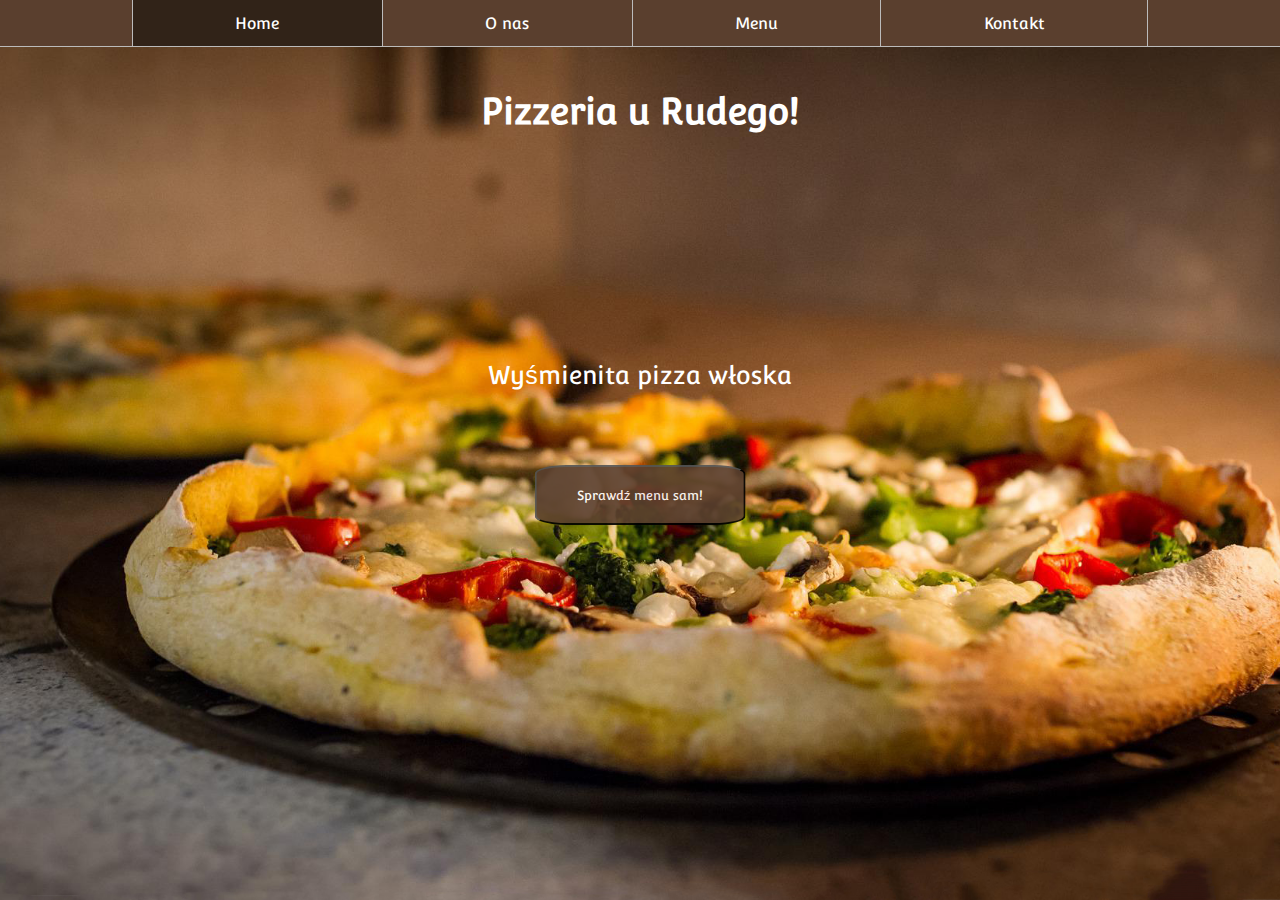
<file: pages/index.html>
<!DOCTYPE html>
<html lang="pl">

<head>
     <meta charset="UTF-8">
     <meta http-equiv="X-UA-Compatible" content="IE=edge">
     <meta name="viewport" content="width=device-width, initial-scale=1.0">
     <link rel="stylesheet" href="../css/style.css">
     <link rel="preconnect" href="https://fonts.googleapis.com">
     <link rel="preconnect" href="https://fonts.gstatic.com" crossorigin>
     <link href="https://fonts.googleapis.com/css2?family=Convergence&family=Josefin+Sans:wght@700&display=swap"
          rel="stylesheet">
     <title>Pizzeria u Rudego!</title>
</head>

<body class="homebackground">
     
     <input class="menu-icon" type="checkbox" id="menu-icon" name="menu-icon" />
     <label for="menu-icon"></label>
     <nav class="nav">
          <ul class="home pt-5">
               <li><a class="a-home hactive" href="index.html">Home</a></li>
               <li><a class="a-home" href="about.html">O nas</a></li>
               <li><a class="a-home" href="menu.html">Menu</a></li>
               <li><a class="a-home" href="contact.html">Kontakt</a></li>
          </ul>
     </nav>
     <main>
          <h1 class="h1home">Pizzeria u Rudego!</h1>
          <span class="span-home">Wyśmienita pizza włoska</span>
          <form action="menu.html"><button class="see-menu">Sprawdź menu sam!</button></form>
          <p class="xsdevices">Otwórz stronę na urządzeniu o odpowiedniej rozdzieczości ekranu!</p>
     </main>

</body>

</html>
</file>
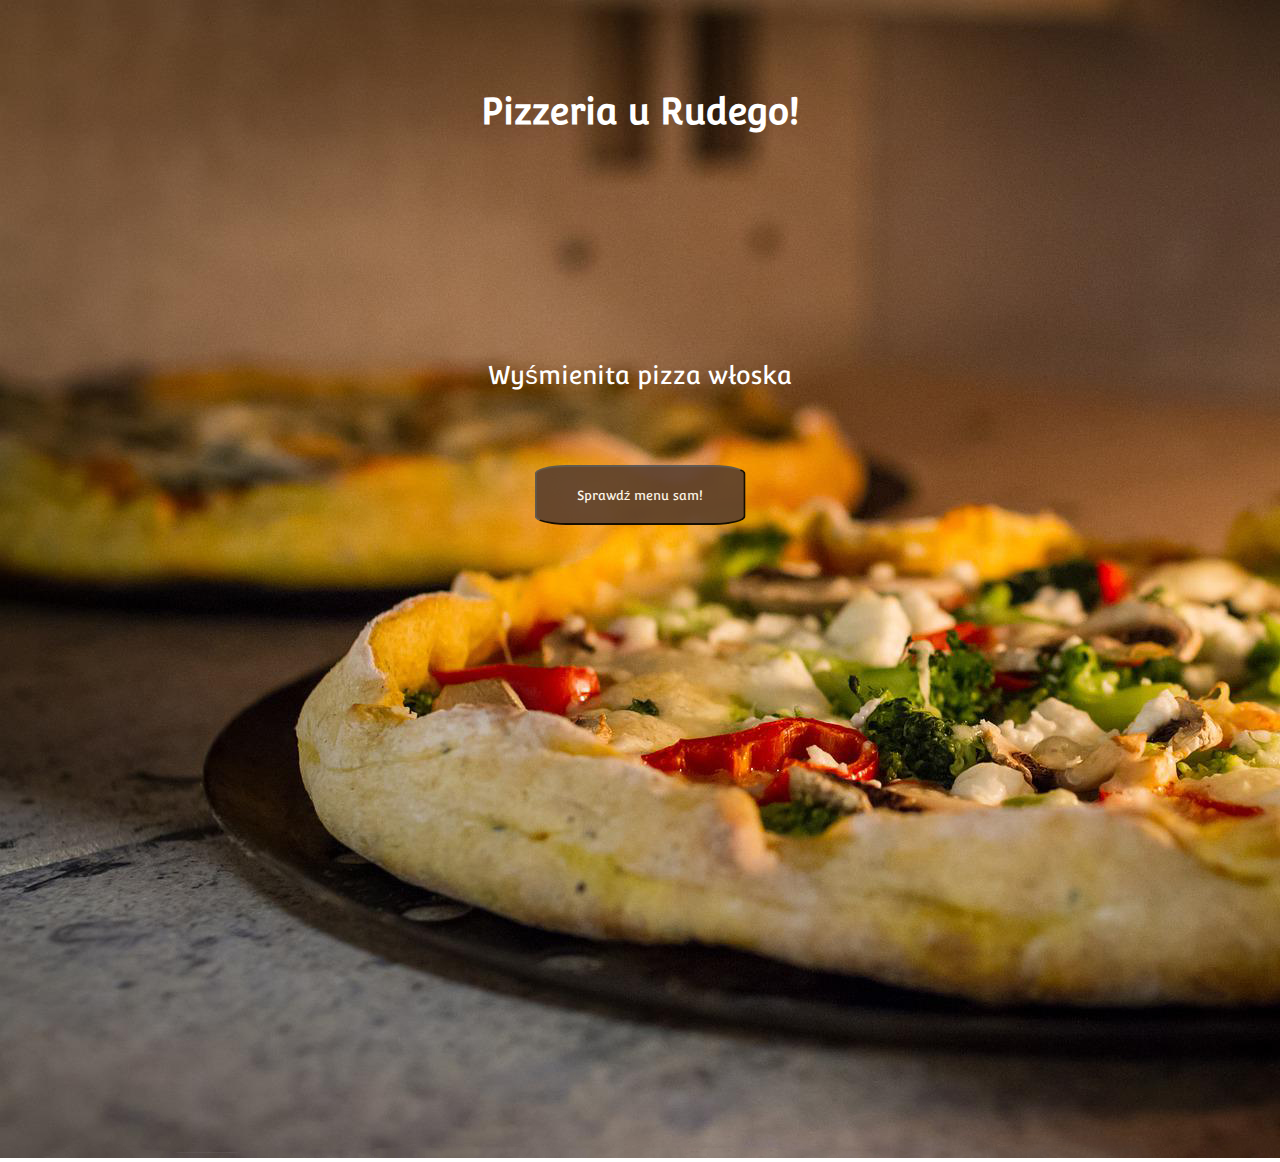
<file: pages/1index.html>
<!DOCTYPE html>
<html lang="pl">

<head>
     <meta charset="UTF-8">
     <meta http-equiv="X-UA-Compatible" content="IE=edge">
     <meta name="viewport" content="width=device-width, initial-scale=1.0">
     <link rel="stylesheet" href="../css/style.css">
     <link rel="preconnect" href="https://fonts.googleapis.com">
     <link rel="preconnect" href="https://fonts.gstatic.com" crossorigin>
     <link href="https://fonts.googleapis.com/css2?family=Convergence&family=Josefin+Sans:wght@700&display=swap"
          rel="stylesheet">
     <title>Pizzeria u Rudego!</title>
</head>

<body>
     <nav>
          <ul class="home">
               <li><a class="a-home hactive" href="1index.html">Home</a></li>
               <li><a class="a-home" href="2about.html">O nas</a></li>
               <li><a class="a-home" href="3menu.html">Menu</a></li>
               <li><a class="a-home" href="4contact.html">Kontakt</a></li>
          </ul>
     </nav>
     <main>
          <img class="background-img" src="../img/pizza-background-home.jpg" alt="Pizza włoska">
          <h1>Pizzeria u Rudego!</h1>
          <span class="span-home">Wyśmienita pizza włoska</span>
          <form action="3menu.html"><button class="see-menu">Sprawdź menu sam!</button></form>
     </main>

</body>

</html>
</file>
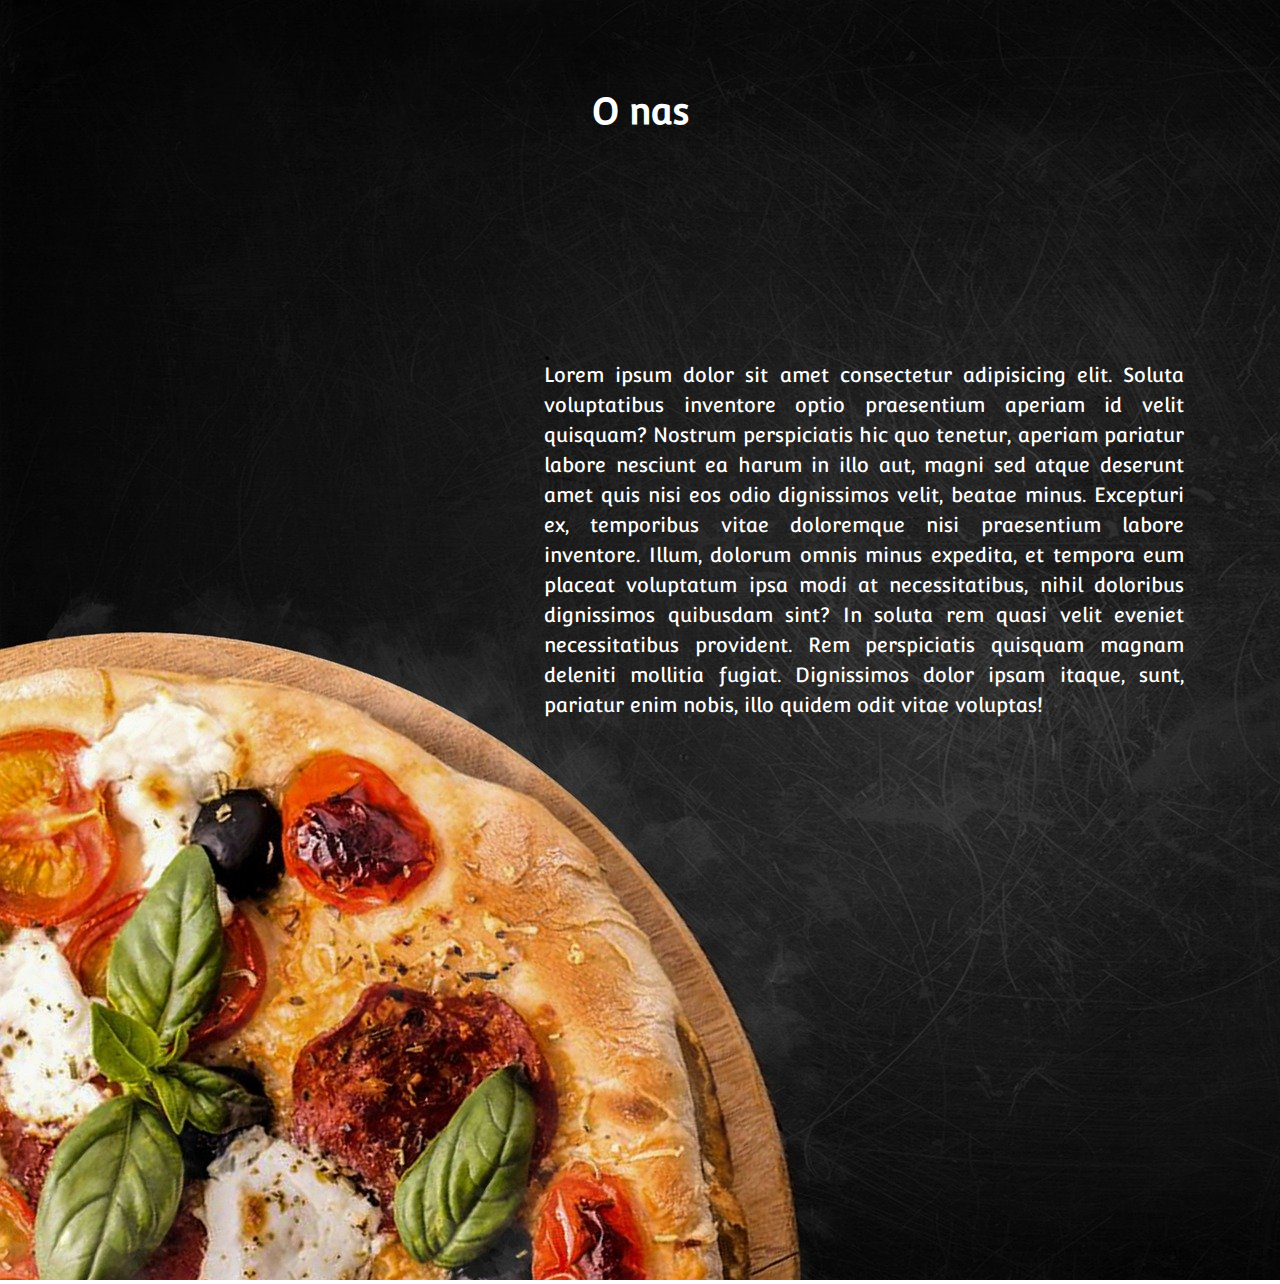
<file: pages/2about.html>
<!DOCTYPE html>
<html lang="pl">

<head>
     <meta charset="UTF-8">
     <meta http-equiv="X-UA-Compatible" content="IE=edge">
     <meta name="viewport" content="width=device-width, initial-scale=1.0">
     <link rel="stylesheet" href="../css/style.css">
     <link rel="preconnect" href="https://fonts.googleapis.com">
     <link rel="preconnect" href="https://fonts.gstatic.com" crossorigin>
     <link href="https://fonts.googleapis.com/css2?family=Convergence&family=Josefin+Sans:wght@700&display=swap"
          rel="stylesheet">
     <title>Pizzeria u Rudego! - O nas!</title>
</head>

<body>
     <nav>
          <ul>
               <li><a href="1index.html">Home</a></li>
               <li><a class="active" href="2about.html">O nas</a></li>
               <li><a href="3menu.html">Menu</a></li>
               <li><a href="4contact.html">Kontakt</a></li>
          </ul>
     </nav>
     <main>
          <img class="background-img" src="../img/pizza-background.jpg" alt="Pizza włoska">
          <h1>O nas</h1>
          <p class="lorem-about">Lorem ipsum dolor sit amet consectetur adipisicing elit. Soluta voluptatibus inventore
               optio praesentium aperiam id velit quisquam? Nostrum perspiciatis hic quo tenetur, aperiam pariatur
               labore nesciunt ea harum in illo aut, magni sed atque deserunt amet quis nisi eos odio dignissimos velit,
               beatae minus. Excepturi ex, temporibus vitae doloremque nisi praesentium labore inventore. Illum, dolorum
               omnis minus expedita, et tempora eum placeat voluptatum ipsa modi at necessitatibus, nihil doloribus
               dignissimos quibusdam sint? In soluta rem quasi velit eveniet necessitatibus provident. Rem perspiciatis
               quisquam magnam deleniti mollitia fugiat. Dignissimos dolor ipsam itaque, sunt, pariatur enim nobis, illo
               quidem odit vitae voluptas!</p>
     </main>

</body>

</html>
</file>
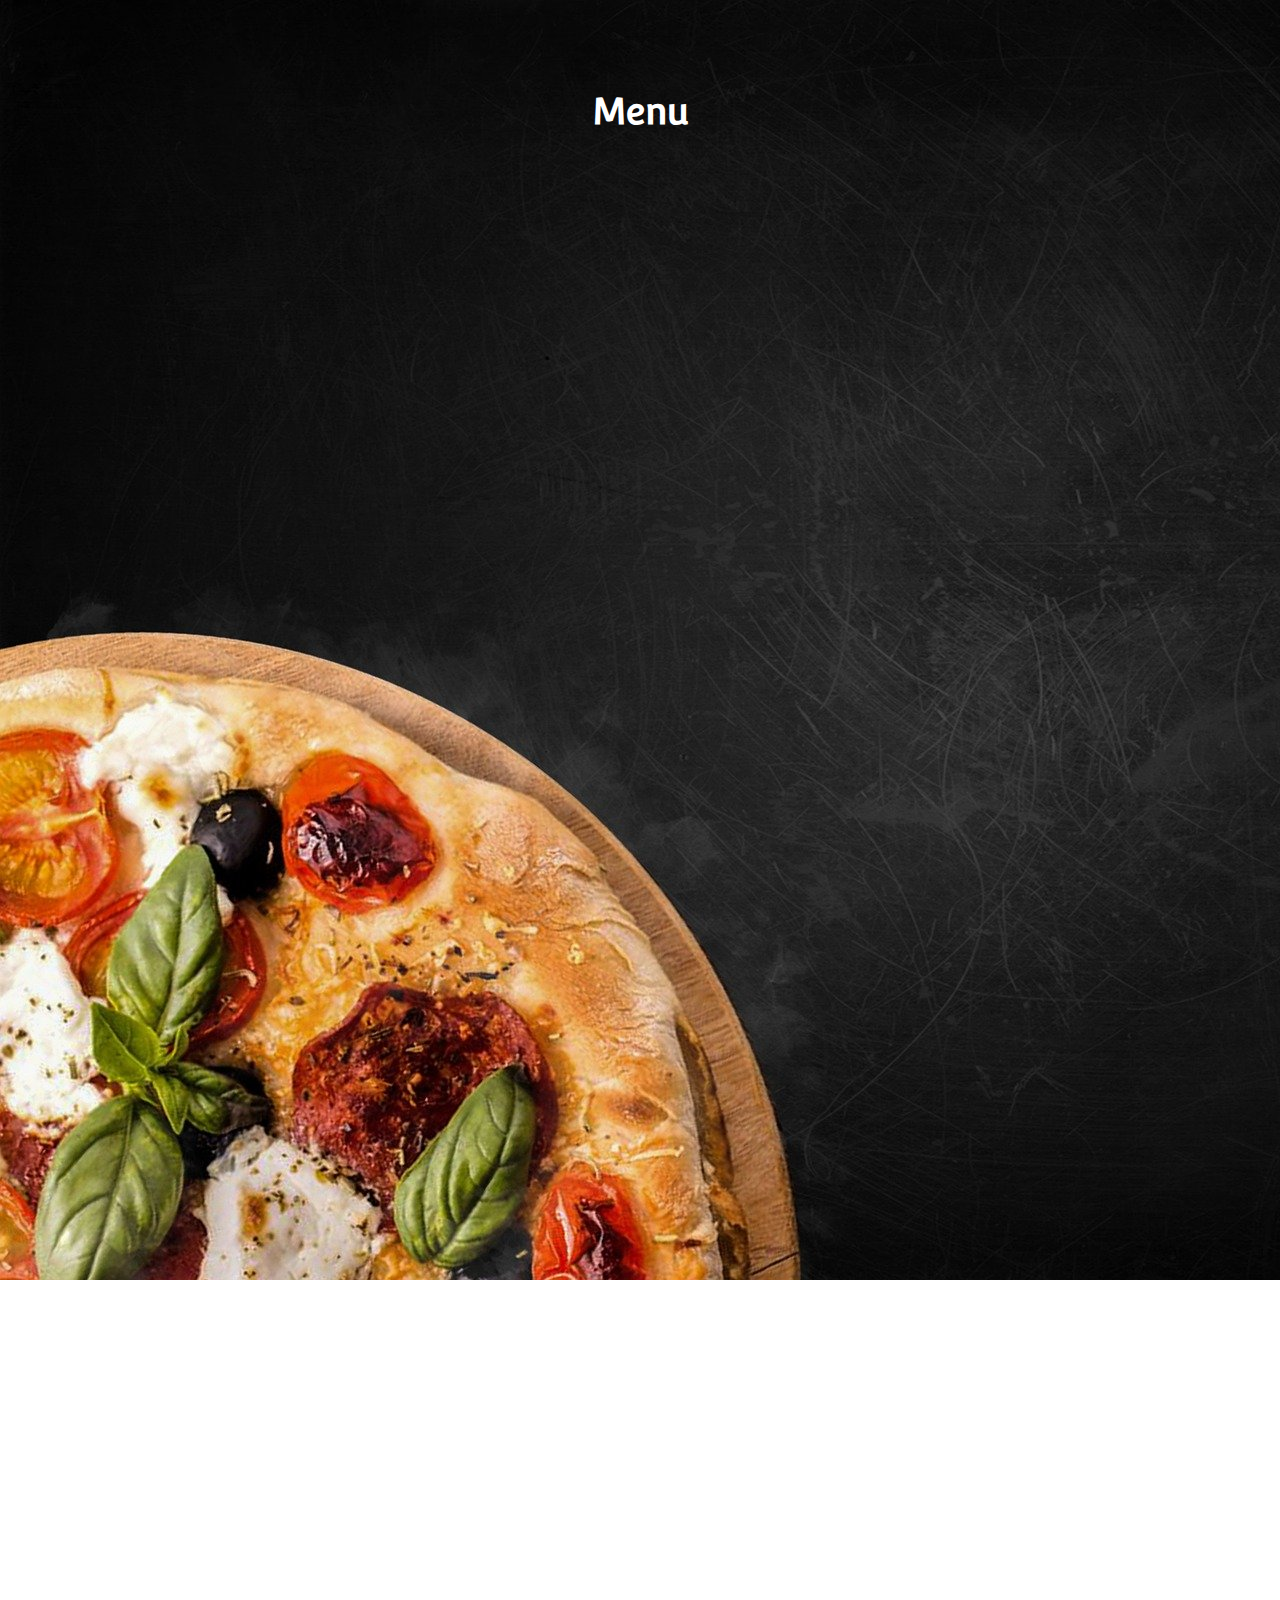
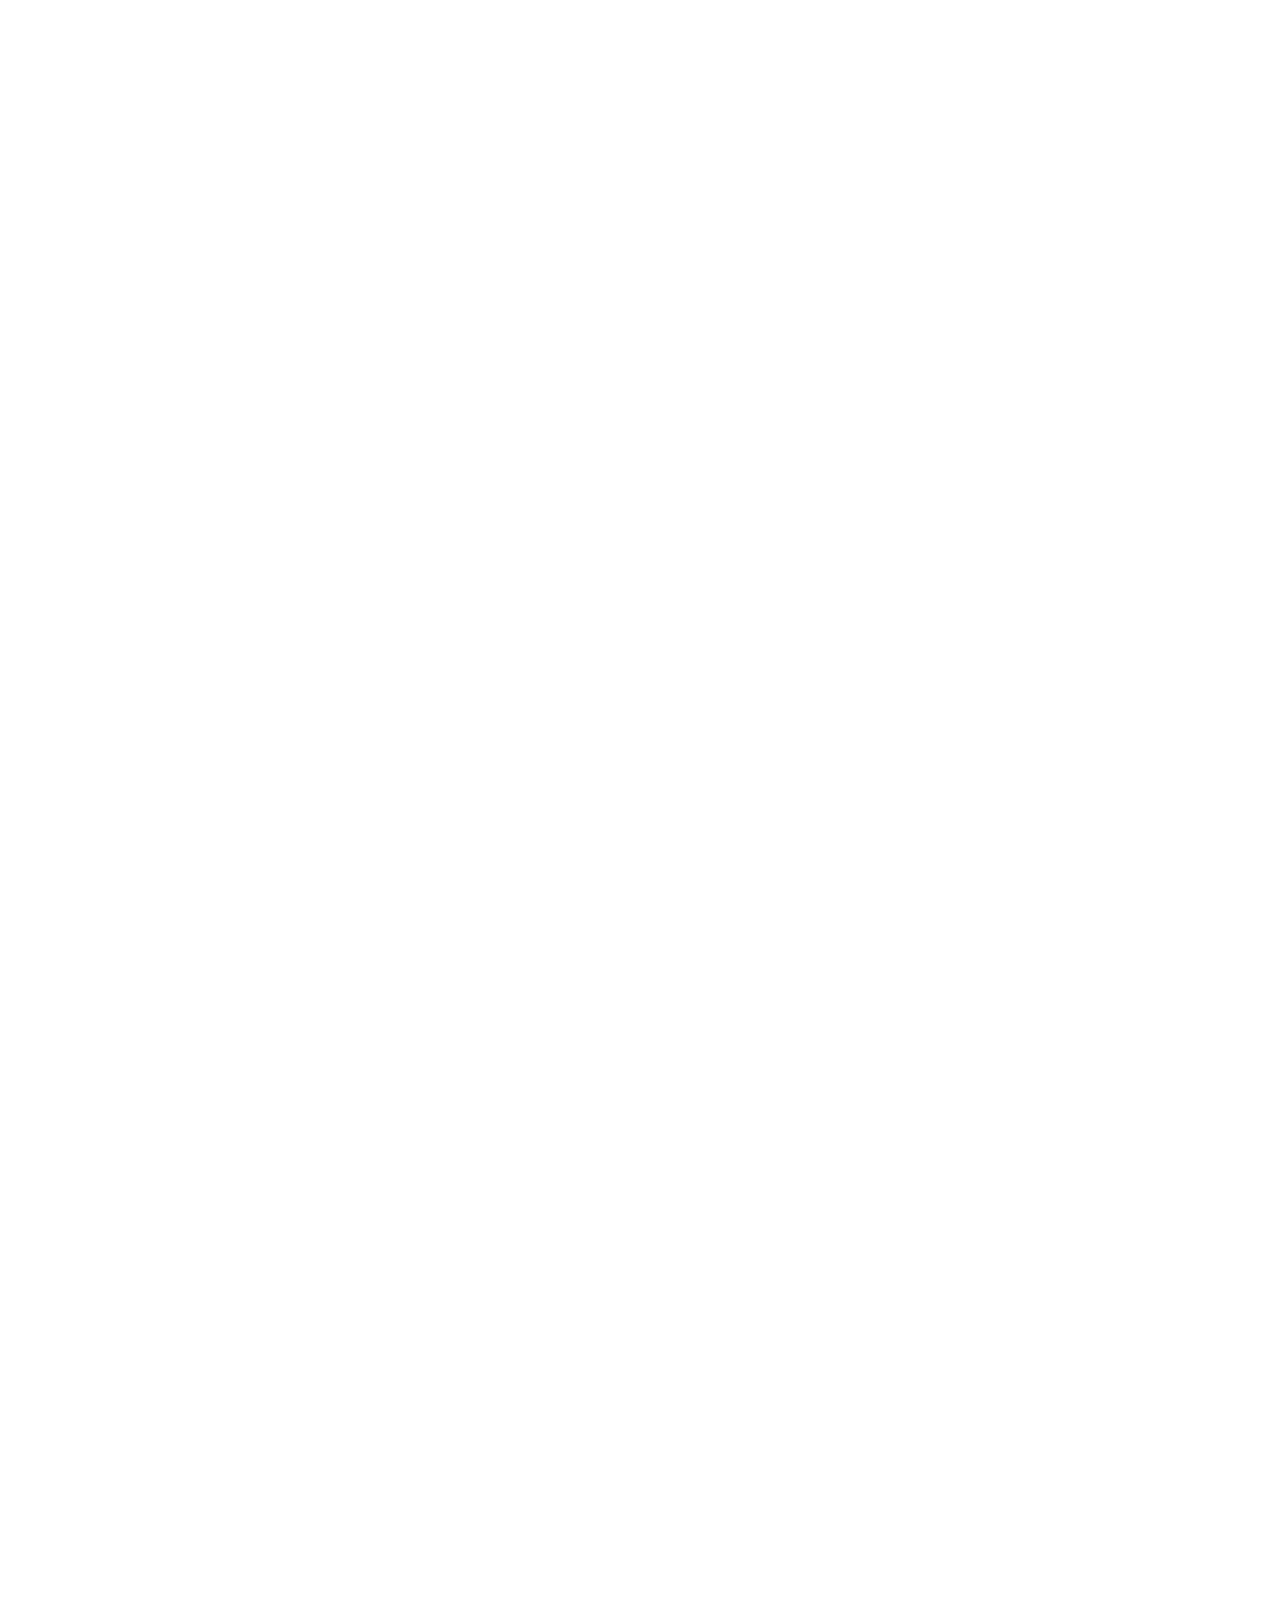
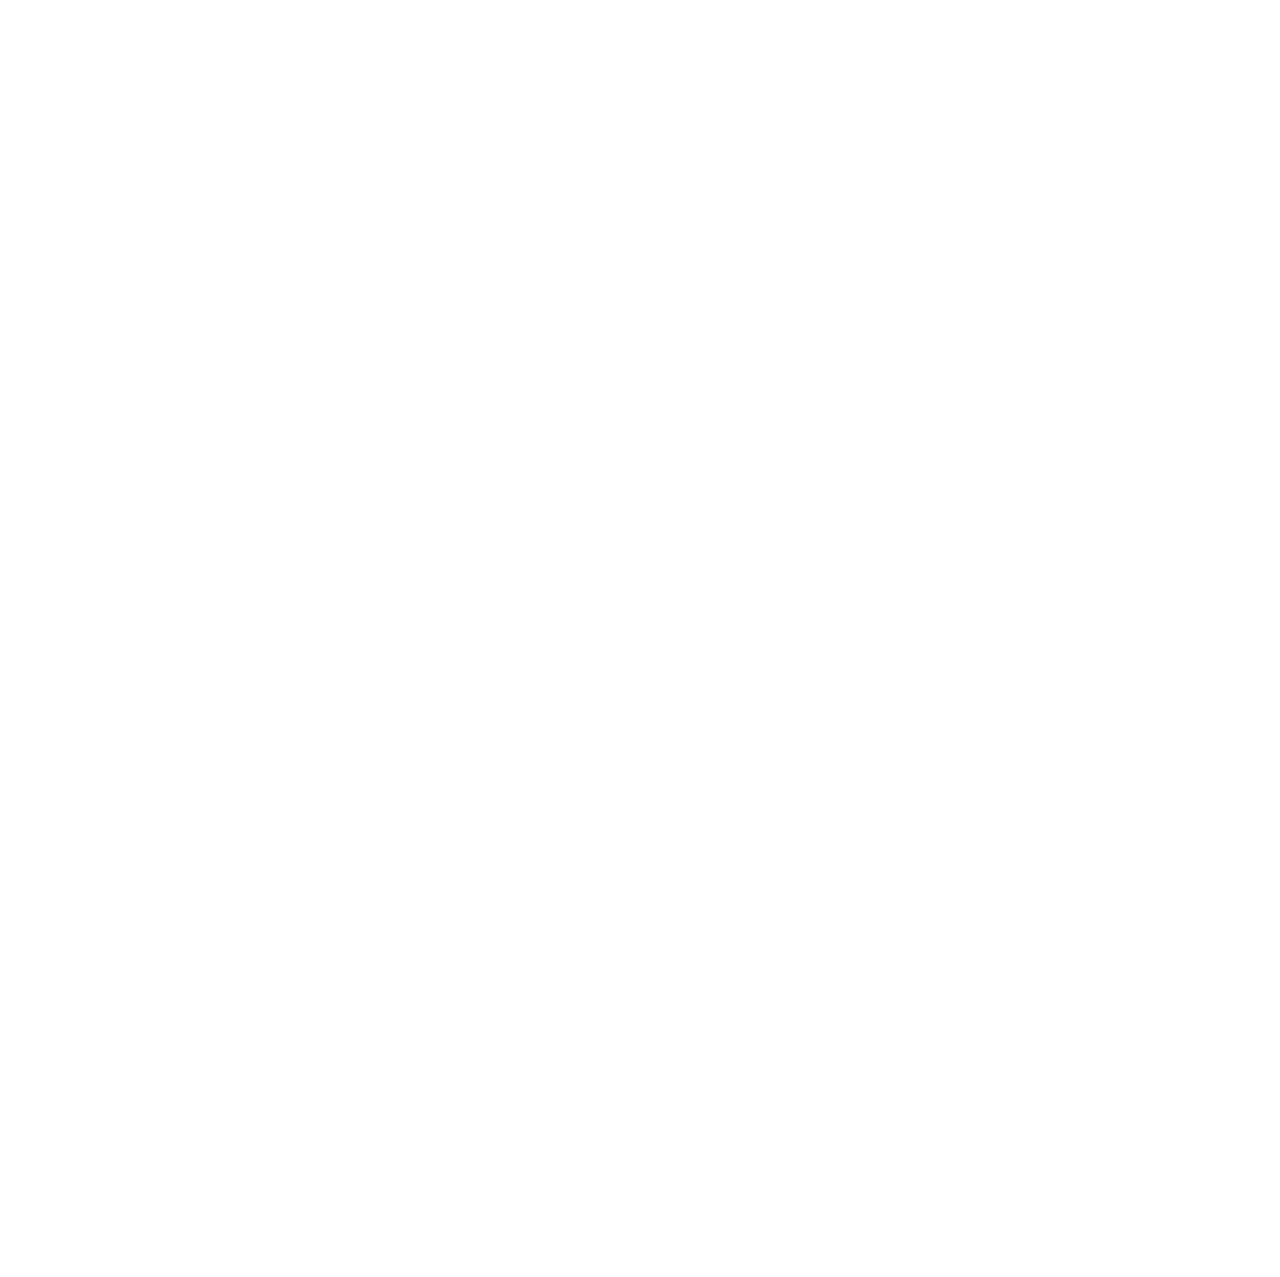
<file: pages/3menu.html>
<!DOCTYPE html>
<html lang="pl">

<head>
     <meta charset="UTF-8">
     <meta http-equiv="X-UA-Compatible" content="IE=edge">
     <meta name="viewport" content="width=device-width, initial-scale=1.0">
     <link rel="stylesheet" href="../css/style.css">
     <link rel="preconnect" href="https://fonts.googleapis.com">
     <link rel="preconnect" href="https://fonts.gstatic.com" crossorigin>
     <link href="https://fonts.googleapis.com/css2?family=Convergence&family=Josefin+Sans:wght@700&display=swap"
          rel="stylesheet">
     <title>Pizzeria u Rudego! - Menu</title>
</head>

<body>
     <nav>
          <ul>
               <li><a href="1index.html">Home</a></li>
               <li><a href="2about.html">O nas</a></li>
               <li><a class="active" href="3menu.html">Menu</a></li>
               <li><a href="4contact.html">Kontakt</a></li>
          </ul>
     </nav>
     <main>
          <img class="background-img" src="../img/pizza-background.jpg" alt="Pizza włoska">
          <h1 class="h1menu">Menu</h1>
          <table class="menu">
               <th>LP</th>
               <th>Nazwa</th>
               <th>Opis</th>
               <th>26cm</th>
               <th>32cm</th>
               <th>40cm</th>
               <tr>
                    <td>1.</td>
                    <td>Margherita</td>
                    <td>sos pomidorowy; ser; oregano;</td>
                    <td>24.00 zł</td>
                    <td>27.00 zł</td>
                    <td>33.00 zł</td>
               </tr>
               <tr>
                    <td>2.</td>
                    <td>Rimini</td>
                    <td>sos pomidorowy; ser; oregano; pieczarki; bekon; cebula; papryka;</td>
                    <td>27.50 zł</td>
                    <td>34.00 zł</td>
                    <td>38.00 zł</td>
               </tr>
               <tr>
                    <td>3.</td>
                    <td>Vesuvio</td>
                    <td>sos pomidorowy; ser; oregano; pieczarki; kukurydza; szynka;</td>
                    <td>28.00 zł</td>
                    <td>31.00 zł</td>
                    <td>38.00 zł</td>
               </tr>
               <tr>
                    <td>4.</td>
                    <td>Quatro Stagoni</td>
                    <td>sos pomidorowy; ser; oregano; bekon; salami; oliwki; pieczarki; papryka;</td>
                    <td>30.00 zł</td>
                    <td>35.50 zł</td>
                    <td>42.00 zł</td>
               </tr>
               <tr>
                    <td>5.</td>
                    <td>Amore</td>
                    <td>sos pomidorowy; ser; oregano; pieczarki; cebula; tuńczyk; papryka;</td>
                    <td>28.50 zł</td>
                    <td>32.00 zł</td>
                    <td>38.00 zł</td>
               </tr>
               <tr>
                    <td>6.</td>
                    <td>Pigalla</td>
                    <td>sos pomidorowy; ser; oregano; szynka; pieczarki; pomidor; ogórek;</td>
                    <td>28.00 zł</td>
                    <td>32.00 zł</td>
                    <td>38.00 zł</td>
               </tr>
               <tr>
                    <td>7.</td>
                    <td>Beverly Hills</td>
                    <td>sos pomidorowy; ser; oregano; kukurydza; czosnek; bekon; cebula;</td>
                    <td>28.00 zł</td>
                    <td>31.00 zł</td>
                    <td>38.00 zł</td>
               </tr>
               <tr>
                    <td>8.</td>
                    <td>Pizza ze szpinakiem</td>
                    <td>sos pomidorowy; ser; szpinak; ser gorgonzola;</td>
                    <td>27.00 zł</td>
                    <td>31.00 zł</td>
                    <td>37.00 zł</td>
               </tr>
               <tr>
                    <td>9.</td>
                    <td>Mafioso</td>
                    <td>sos pomidorowy; ser; oregano; salami; czosnek; chili; cebula; szynka; papryka;</td>
                    <td>30.00 zł</td>
                    <td>34.00 zł</td>
                    <td>41.00 zł</td>
               </tr>
               <tr>
                    <td>10.</td>
                    <td>Egzotyczna</td>
                    <td>sos pomidorowy; ser; oregano; szynka; kukurydza; ananas;</td>
                    <td>29.50 zł</td>
                    <td>34.00 zł</td>
                    <td>40.00 zł</td>
               </tr>
          </table>
     </main>



</body>

</html>
</file>
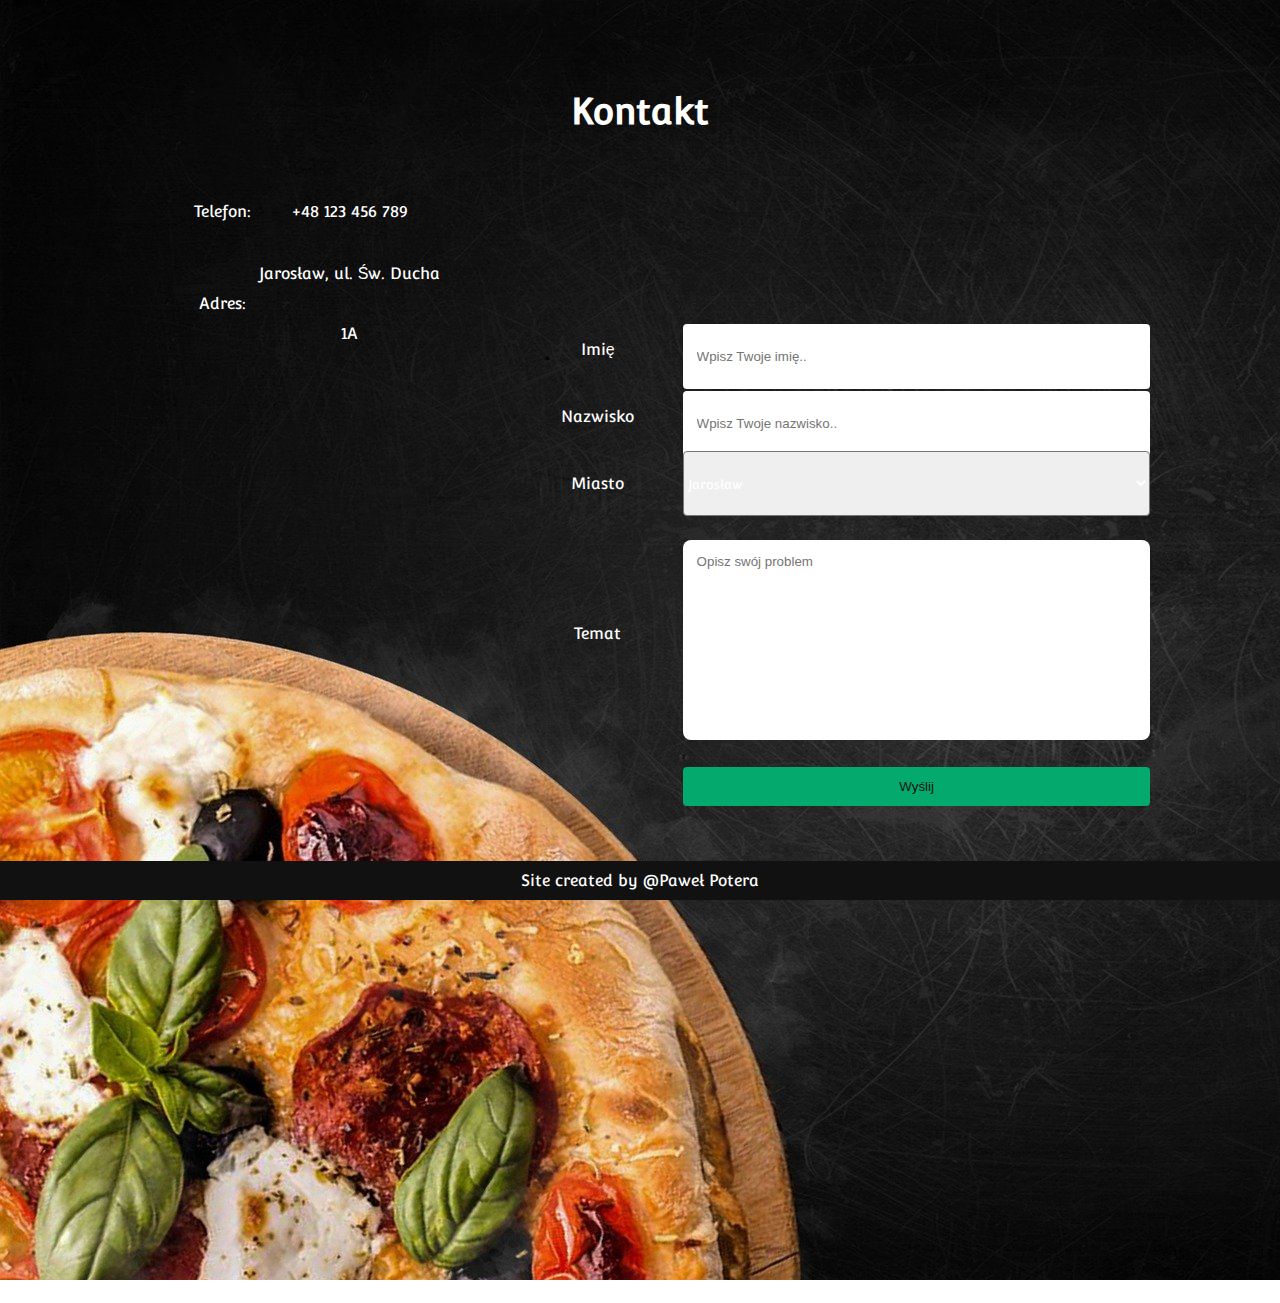
<file: pages/4contact.html>
<!DOCTYPE html>
<html lang="pl">

<head>
     <meta charset="UTF-8">
     <meta http-equiv="X-UA-Compatible" content="IE=edge">
     <meta name="viewport" content="width=device-width, initial-scale=1.0">
     <link rel="stylesheet" href="../css/style.css">
     <link rel="preconnect" href="https://fonts.googleapis.com">
     <link rel="preconnect" href="https://fonts.gstatic.com" crossorigin>
     <link href="https://fonts.googleapis.com/css2?family=Convergence&family=Josefin+Sans:wght@700&display=swap"
          rel="stylesheet">
     <title>Pizzeria u Rudego! - Kontakt</title>
</head>

<body>
     <nav>
          <ul>
               <li><a href="1index.html">Home</a></li>
               <li><a href="2about.html">O nas</a></li>
               <li><a href="3menu.html">Menu</a></li>
               <li><a class="active" href="4contact.html">Kontakt</a></li>
          </ul>
     </nav>
     <main>
          <img class="background-img" src="../img/pizza-background.jpg" alt="Pizza włoska">
          <h1>Kontakt</h1>
          <div class="formcontainer">
               <form action="">
                    <table class="tbcontact">
                         <tr>
                              <td class="tdcontact"><label for="fname">Imię</label></td>
                              <td class="tdcontact"><input type="text" id="fname" name="firstname"
                                        placeholder="Wpisz Twoje imię.."></td>
                         </tr>
                         <tr>
                              <td class="tdcontact"><label for="lname">Nazwisko</label></td>
                              <td class="tdcontact"><input type="text" id="lname" name="lastname"
                                        placeholder="Wpisz Twoje nazwisko..">
                              </td>
                         </tr>
                         <tr>
                              <td class="tdcontact"><label for="country">Miasto</label></td>
                              <td class="tdcontact"><select id="city" name="city">
                                        <option value="jaroslaw">Jarosław</option>
                                        <option value="widna_gora">Widna Góra</option>
                                        <option value="szowsko">Szówsko</option>
                                        <option value="rozwienica">Roźwienica</option>
                                        <option value="tywonia">Tywonia</option>
                                   </select></td>
                         </tr>
                         <tr>
                              <td class="tdcontact"><label for="subject">Temat</label>
                              </td>
                              <td class="tdcontact"><textarea id="subject" name="subject"
                                        placeholder="Opisz swój problem" style="height:200px"></textarea></td>
                         </tr>
                         <tr>
                              <td class="tdcontact tdsubmit"></td>
                              <td class="tdcontact tdsubmit"><input type="submit" value="Wyślij"></td>
                         </tr>
                    </table>
               </form>
          </div>
          <table class="adress">
               <tr>
                    <td class="tdcontact">Telefon:</td>
                    <td class="tdcontact">+48 123 456 789</td>
               </tr>
               <tr>
                    <td class="tdcontact">Adres: </td>
                    <td class="tdcontact">Jarosław, ul. Św. Ducha 1A</td>
               </tr>
          </table>


     </main>
     <<footer class="home-footer">
          <p>Site created by @Paweł Potera</p>
          </footer>
</body>

</html>
</file>
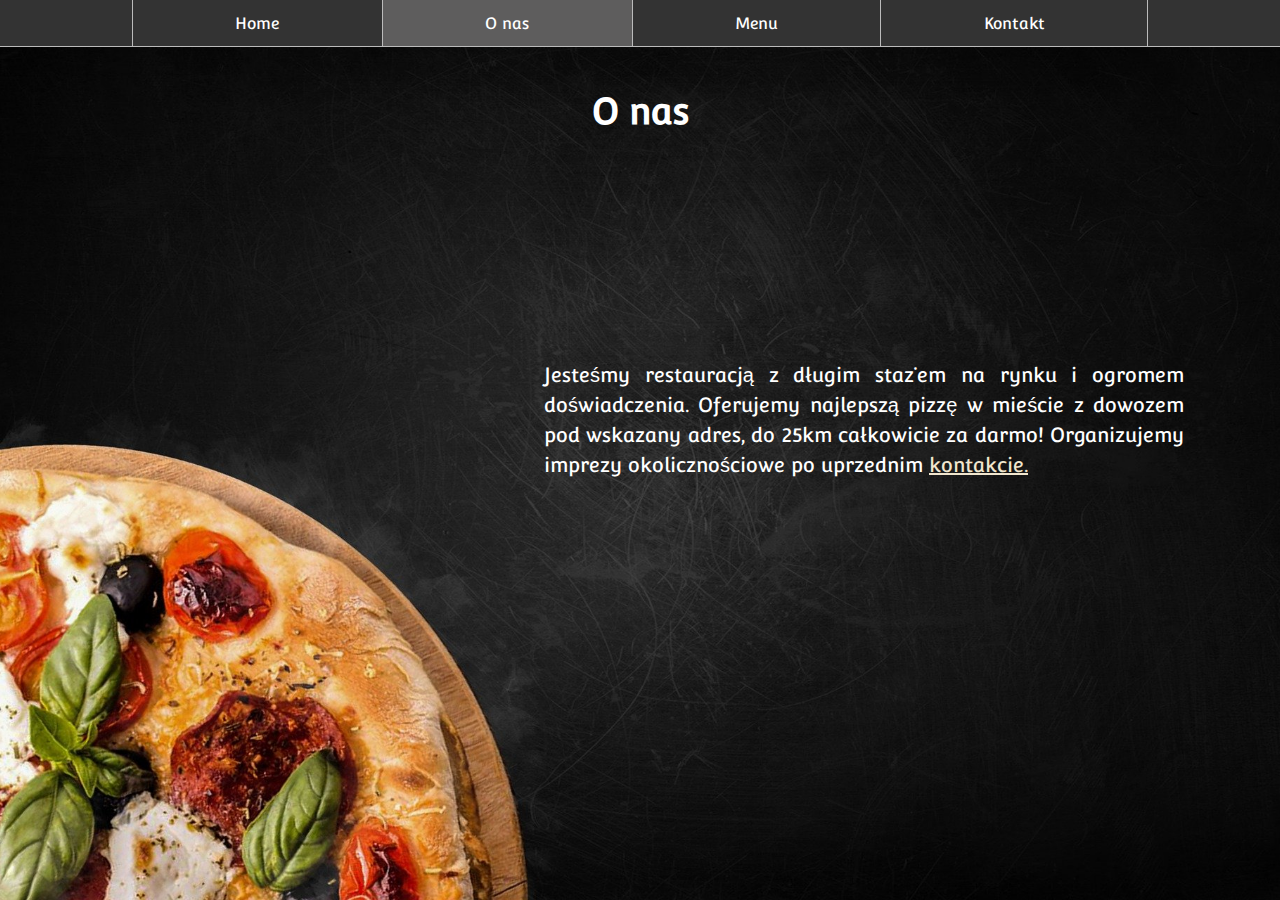
<file: pages/about.html>
<!DOCTYPE html>
<html lang="pl">

<head>
     <meta charset="UTF-8">
     <meta http-equiv="X-UA-Compatible" content="IE=edge">
     <meta name="viewport" content="width=device-width, initial-scale=1.0">
     <link rel="stylesheet" href="../css/style.css">
     <link rel="preconnect" href="https://fonts.googleapis.com">
     <link rel="preconnect" href="https://fonts.gstatic.com" crossorigin>
     <link href="https://fonts.googleapis.com/css2?family=Convergence&family=Josefin+Sans:wght@700&display=swap"
          rel="stylesheet">
     <title>Pizzeria u Rudego! - O nas!</title>
</head>

<body class="background-img">
     <input class="menu-icon" type="checkbox" id="menu-icon" name="menu-icon" />
     <label for="menu-icon"></label>
     <nav class="nav othernav">
          <ul class="pt-5">
               <li><a href="index.html">Home</a></li>
               <li><a class="active" href="about.html">O nas</a></li>
               <li><a href="menu.html">Menu</a></li>
               <li><a href="contact.html">Kontakt</a></li>
          </ul>
     </nav>
     <main>
          <h1 class="h1about">O nas</h1>
          <p class="lorem-about">Jesteśmy restauracją z długim stażem na rynku i ogromem doświadczenia. Oferujemy najlepszą pizzę w mieście z dowozem pod wskazany adres, do 25km całkowicie za darmo! Organizujemy imprezy okolicznościowe po uprzednim <a class="contact-in-about" href="contact.html">kontakcie.</a></p>
     </main>

</body>

</html>
</file>
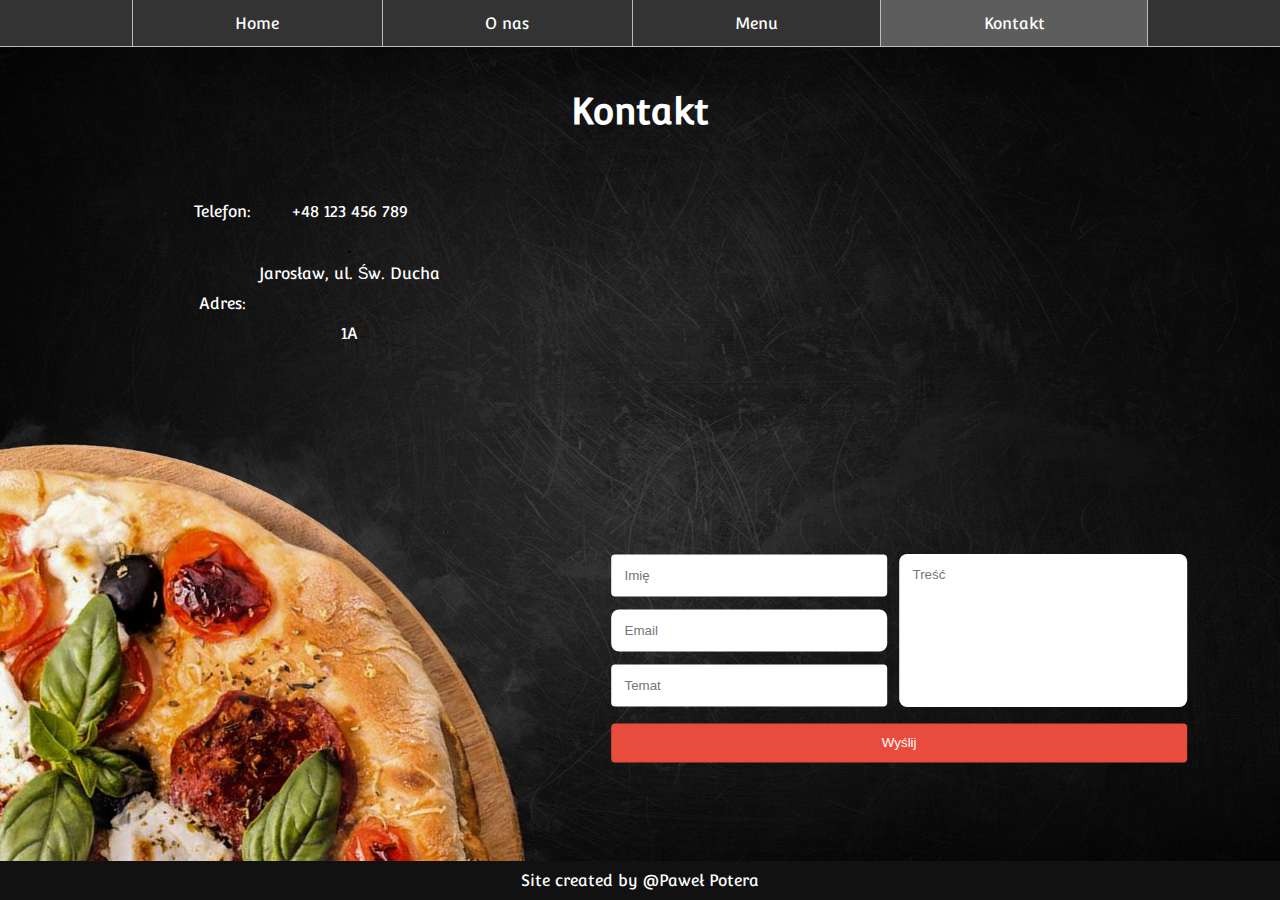
<file: pages/contact.html>
<!DOCTYPE html>
<html lang="pl">

<head>
     <meta charset="UTF-8">
     <meta http-equiv="X-UA-Compatible" content="IE=edge">
     <meta name="viewport" content="width=device-width, initial-scale=1.0">
     <link rel="stylesheet" href="../css/style.css">
     <link rel="preconnect" href="https://fonts.googleapis.com">
     <link rel="preconnect" href="https://fonts.gstatic.com" crossorigin>
     <link href="https://fonts.googleapis.com/css2?family=Convergence&family=Josefin+Sans:wght@700&display=swap"
          rel="stylesheet">
     <title>Pizzeria u Rudego! - Kontakt</title>
</head>

<body class="background-img">
     <input class="menu-icon" type="checkbox" id="menu-icon" name="menu-icon" />
     <label for="menu-icon"></label>
     <nav class="nav othernav">
          <ul class="pt-5">
               <li><a href="index.html">Home</a></li>
               <li><a href="about.html">O nas</a></li>
               <li><a href="menu.html">Menu</a></li>
               <li><a class="active" href="contact.html">Kontakt</a></li>
          </ul>
     </nav>
     <main>
          <h1 class="h1contact">Kontakt</h1>
          <table class="adress">
               <tr>
                    <td class="tdcontact">Telefon:</td>
                    <td class="tdcontact">+48 123 456 789</td>
               </tr>
               <tr>
                    <td class="tdcontact">Adres: </td>
                    <td class="tdcontact">Jarosław, ul. Św. Ducha 1A</td>
               </tr>
          </table>

          <form class="cf">
               <div class="half left cf">
                    <input type="text" id="input-name" placeholder="Imię">
                    <input type="email" id="input-email" placeholder="Email" pattern="\w+@\w+\.([a-z]){2,}$">
                    <input type="text" id="input-subject" placeholder="Temat">
               </div>
               <div class="half right cf">
                    <textarea class="message" name="message" type="text" id="input-message"
                         placeholder="Treść"></textarea>
               </div>
               <input type="submit" value="Wyślij" id="input-submit">
          </form>

     </main>
     <footer class="home-footer">
          <p>Site created by @Paweł Potera</p>
     </footer>
</body>

</html>
</file>
<file: css/style.css>
@media screen {
	* {
		margin: 0;
		padding: 0;
		font-family: "Convergence", sans-serif;
		box-sizing: border-box;
		color: white;
	}

	main {
		position: relative;
		width: auto;
		height: auto;
	}

	.homebackground {
		background-image: url("../img/pizza-background-home.jpg");
		background-size: cover;
		background-position: 50% 50%;
		background-attachment: fixed;
	}

	.background-img {
		background-image: url("../img/pizza-background.jpg");
		background-size: cover;
		background-position: 50% 50%;
		background-attachment: fixed;
	}

	input:focus,
	textarea:focus {
		box-shadow: 0 0px 2px rgba(#e74c3c, 1) !important;
		border: 1px solid #e74c3c;
	}

	.contact-in-about {
		text-decoration: underline;
		color: rgb(241, 230, 206);
	}

	.xsdevices {
		display: none;
	}
}

@media (min-width: 1200px) {
	.menu-icon {
		display: none;
	}

	h1 {
		font-size: 36px;
		position: absolute;
		top: 10vh;
		left: 50vw;
		transform: translate(-50%);
	}

	h2 {
		font-size: 25px;
		position: absolute;
	}

	ul {
		list-style-type: none;
		overflow: hidden;
		background-color: #333;
		position: fixed;
		top: 0;
		width: 100%;
		opacity: 40%;
		transition: 0.5s;
		border-bottom: 1px solid #bbb;
		display: flex;
		justify-content: center;
		align-items: center;
	}

	ul.home {
		background-color: #5a3f2e;
	}

	li a.a-home:hover {
		background-color: #2d1207;
	}

	ul:hover {
		opacity: 100%;
	}

	li {
		border-right: 1px solid #bbb;
		float: left;
	}

	li a {
		display: block;
		text-align: center;
		padding: 1.5vh 8vw;
		transition: 0.5s;
	}

	.active {
		background-color: rgb(94, 93, 93);
	}

	.hactive {
		background-color: #312318;
	}

	a {
		text-decoration: none;
	}

	li a:hover {
		background-color: #111;
	}

	li:first-child {
		border-left: 1px solid #bbb;
	}

	footer {
		text-align: center;
		color: whitesmoke;
		position: fixed;
		left: 0;
		bottom: 0;
		width: 100vw;
		height: auto;
		padding: 10px;
		background-color: #111;
	}

	span.span-home {
		font-size: 25px;
		position: absolute;
		top: 40vh;
		left: 50%;
		transform: translate(-50%);
	}

	button.see-menu {
		text-align: center;
		position: absolute;
		top: 55vh;
		left: 50%;
		transform: translate(-50%, -50%);
		padding: 20px 40px;
		background-color: #5a3f2e;
		opacity: 90%;
		transition: 0.5s;
		cursor: pointer;
		border-radius: 15%;
	}

	button.see-menu:hover {
		opacity: 1;
		box-shadow: 0 12px 16px 0 rgba(0, 0, 0, 0.24), 0 17px 50px 0 rgba(0, 0, 0, 0.19);
	}

	.menu {
		position: absolute;
		z-index: -2;
		top: 30vh;
		left: 50vw;
		transform: translate(-8%);
		border: 1px solid white;
		font-size: 25px;
		width: 50vw;
		text-align: center;
		padding: 20px;
		border-collapse: collapse;
	}

	td {
		line-height: 60px;
		border: 1px solid white;
		padding: 15px;
	}

	th {
		font-family: "Josefin Sans", sans-serif;
		font-weight: bold;
		text-align: center;
		padding: 15px;
	}

	input[type="text"],
	select,
	textarea {
		width: 100%;
		height: 100%;
		border-radius: 4px;
	}

	input[type="submit"] {
		background-color: #04aa6d;
		padding: 12px 20px;
		border: none;
		border-radius: 4px;
		cursor: pointer;
		transition: 0.3s;
	}

	input[type="submit"]:hover {
		background-color: #45a049;
	}

	.tdcontact {
		border: none;
		text-align: center;
		/* border: 1px solid white; */
		padding: 0;
		margin: 0;
	}

	.tbcontact {
		position: absolute;
		top: 35vh;
		left: 50vw;
		transform: translate(-20%);
		width: 50vw;
		height: 55vh;
	}

	.adress {
		position: absolute;
		top: 20vh;
		left: 15vw;
		width: 20vw;
	}

	.lorem-about {
		font-size: 20px;
		min-width: 500px;
		max-width: 800px;
		position: absolute;
		top: 40vh;
		left: 50vw;
		transform: translate(-15%);
		line-height: 30px;
		text-align: justify;
		text-justify: inter-word;
	}

	form.cf {
		position: absolute;
		/* width: 800px; */
		width: 45vw;
		text-align: center;
		/* margin: 20px auto; */
		top: 70vh;
		left: 50%;
		transform: translate(-5%, -40%);
	}

	input,
	textarea {
		color: #111;
		border: 0;
		outline: 0;
		padding: 1em;
		border-radius: 8px;
		display: block;
		width: 100%;
		margin-top: 1em;
		font-family: "Merriweather", sans-serif;
		box-shadow: 0 1px 1px rgba(black, 0.1);
		resize: none;
	}

	.message {
		height: 17vh;
		position: relative;
		top: calc(0.5 * 45vh);
		transform: translateY(-133%);
	}

	#input-submit {
		color: white;
		background: #e74c3c;
		cursor: pointer;
	}

	#input-submit:hover {
		box-shadow: 0 12px 16px 0 rgba(255, 255, 255, 0.1), 0 17px 50px 0 rgba(255, 255, 255, 0.1);
	}

	.half {
		float: left;
		width: 48%;
		margin-bottom: 1em;
	}

	.right {
		width: 50%;
	}

	.left {
		margin-right: 2%;
	}
}

@media (max-width: 1200px) {
	[type="checkbox"]:checked,
	[type="checkbox"]:not(:checked) {
		position: absolute;
		left: -9999px;
	}
	.menu-icon:checked + label,
	.menu-icon:not(:checked) + label {
		position: fixed;
		top: 46px;
		right: 75px;
		display: block;
		width: 30px;
		height: 30px;
		padding: 0;
		margin: 0;
		cursor: pointer;
		z-index: 10;
	}
	.menu-icon:checked + label:before,
	.menu-icon:not(:checked) + label:before {
		position: absolute;
		content: "";
		display: block;
		width: 30px;
		height: 20px;
		z-index: 20;
		top: 0;
		left: 0;
		border-top: 2px solid #ececee;
		border-bottom: 2px solid #ececee;
		transition: border-width 100ms 1500ms ease, top 100ms 1600ms cubic-bezier(0.23, 1, 0.32, 1),
			height 100ms 1600ms cubic-bezier(0.23, 1, 0.32, 1), background-color 200ms ease,
			transform 200ms cubic-bezier(0.23, 1, 0.32, 1);
	}
	.menu-icon:checked + label:after,
	.menu-icon:not(:checked) + label:after {
		position: absolute;
		content: "";
		display: block;
		width: 22px;
		height: 2px;
		z-index: 20;
		top: 11px;
		right: 4px;
		background-color: #ececee;
		margin-top: -1px;
		transition: width 100ms 1750ms ease, right 100ms 1750ms ease, margin-top 100ms ease,
			transform 200ms cubic-bezier(0.23, 1, 0.32, 1);
	}
	.menu-icon:checked + label:before {
		top: 10px;
		transform: rotate(45deg);
		height: 2px;
		background-color: #ececee;
		border-width: 0;
		transition: border-width 100ms 340ms ease, top 100ms 300ms cubic-bezier(0.23, 1, 0.32, 1),
			height 100ms 300ms cubic-bezier(0.23, 1, 0.32, 1), background-color 200ms 500ms ease,
			transform 200ms 1700ms cubic-bezier(0.23, 1, 0.32, 1);
	}
	.menu-icon:checked + label:after {
		width: 30px;
		margin-top: 0;
		right: 0;
		transform: rotate(-45deg);
		transition: width 100ms ease, right 100ms ease, margin-top 100ms 500ms ease,
			transform 200ms 1700ms cubic-bezier(0.23, 1, 0.32, 1);
	}

	.nav {
		position: fixed;
		top: 15px;
		right: 50px;
		display: block;
		width: 80px;
		height: 80px;
		padding: 0;
		margin: 0;
		z-index: 9;
		overflow: hidden;
		box-shadow: 0 8px 30px 0 rgba(0, 0, 0, 0.3);
		background-color: #5a3f2e;
		border-radius: 50%;
		animation: border-transform 7s linear infinite;
		transition: top 350ms 1100ms cubic-bezier(0.23, 1, 0.32, 1), right 350ms 1100ms cubic-bezier(0.23, 1, 0.32, 1),
			transform 250ms 1100ms ease, width 650ms 400ms cubic-bezier(0.23, 1, 0.32, 1),
			height 650ms 400ms cubic-bezier(0.23, 1, 0.32, 1);
	}

	nav.nav.othernav {
		background-color: #333;
	}
	/* @keyframes border-transform {
		0%,
		100% {
			border-radius: 63% 37% 54% 46% / 55% 48% 52% 45%;
		}
		14% {
			border-radius: 40% 60% 54% 46% / 49% 60% 40% 51%;
		}
		28% {
			border-radius: 54% 46% 38% 62% / 49% 70% 30% 51%;
			}
			42% {
				border-radius: 61% 39% 55% 45% / 61% 38% 62% 39%;
			}
			56% {
				border-radius: 61% 39% 67% 33% / 70% 50% 50% 30%;
			}
			70% {
				border-radius: 50% 50% 34% 66% / 56% 68% 32% 44%;
			}
			84% {
				border-radius: 46% 54% 50% 50% / 35% 61% 39% 65%;
			}
		}  */

	.menu-icon:checked ~ .nav {
		animation-play-state: paused;
		top: 50%;
		right: 50%;
		transform: translate(50%, -50%);
		width: 200%;
		height: 200%;
		transition: top 350ms 700ms cubic-bezier(0.23, 1, 0.32, 1), right 350ms 700ms cubic-bezier(0.23, 1, 0.32, 1),
			transform 250ms 700ms ease, width 750ms 1000ms cubic-bezier(0.23, 1, 0.32, 1),
			height 750ms 1000ms cubic-bezier(0.23, 1, 0.32, 1);
	}

	.nav ul {
		position: absolute;
		top: 50%;
		left: 0;
		display: block;
		width: 100%;
		padding: 0;
		margin: 0;
		z-index: 6;
		text-align: center;
		transform: translateY(-50%);
		list-style: none;
	}
	.nav ul li {
		position: relative;
		display: block;
		width: 100%;
		padding: 0;
		margin: 10px 0;
		text-align: center;
		list-style: none;
		pointer-events: none;
		opacity: 0;
		visibility: hidden;
		transform: translateY(30px);
		transition: all 250ms linear;
	}
	.nav ul li:nth-child(1) {
		transition-delay: 200ms;
	}
	.nav ul li:nth-child(2) {
		transition-delay: 150ms;
	}
	.nav ul li:nth-child(3) {
		transition-delay: 100ms;
	}
	.nav ul li:nth-child(4) {
		transition-delay: 50ms;
	}
	.nav ul li a {
		font-family: "Convergence", sans-serif;
		font-size: 9vh;
		text-decoration: none;
		text-transform: uppercase;
		line-height: 1.4;
		font-weight: 800;
		display: inline-block;
		position: relative;
		color: #ececee;
		transition: all 250ms linear;
	}
	.nav ul li a:hover {
		text-decoration: none;
		color: #ffeba7;
	}
	.nav ul li a:after {
		display: block;
		position: absolute;
		top: 100%;
		content: "";
		height: 2vh;
		margin-top: -1vh;
		width: 0;
		left: 0;
		background-color: #ffeba7;
		opacity: 0.8;
		transition: width 250ms linear;
	}
	.nav ul li a:hover:after {
		width: 100%;
	}

	.menu-icon:checked ~ .nav ul li {
		pointer-events: auto;
		visibility: visible;
		opacity: 1;
		transform: translateY(0);
		transition: opacity 350ms ease, transform 250ms ease;
	}
	.menu-icon:checked ~ .nav ul li:nth-child(1) {
		transition-delay: 1400ms;
	}
	.menu-icon:checked ~ .nav ul li:nth-child(2) {
		transition-delay: 1480ms;
	}
	.menu-icon:checked ~ .nav ul li:nth-child(3) {
		transition-delay: 1560ms;
	}
	.menu-icon:checked ~ .nav ul li:nth-child(4) {
		transition-delay: 1640ms;
	}

	@media screen and (max-width: 991px) {
		.menu-icon:checked + label,
		.menu-icon:not(:checked) + label {
			right: 40px;
		}

		.nav {
			right: 15px;
		}
	}

	button.see-menu:hover {
		opacity: 1;
		box-shadow: 0 12px 16px 0 rgba(0, 0, 0, 0.24), 0 17px 50px 0 rgba(0, 0, 0, 0.19);
	}
	.h1home {
		position: absolute;
		/* top: 58px; */
		top: 18vh;
		left: 50%;
		transform: translate(-50%, -50%);
		font-size: 32px;
		white-space: nowrap;
	}

	span.span-home {
		font-size: 25px;
		position: absolute;
		top: 40vh;
		left: 50%;
		transform: translate(-50%);
		white-space: nowrap;
	}

	button.see-menu {
		text-align: center;
		position: absolute;
		top: 55vh;
		left: 50%;
		transform: translate(-50%, -50%);
		padding: 20px 40px;
		background-color: #5a3f2e;
		opacity: 90%;
		border-radius: 15%;
	}

	.h1about {
		position: absolute;
		/* top: 58px; */
		top: 12vh;
		left: 50%;
		transform: translate(-50%, -50%);
		font-size: 32px;
		white-space: nowrap;
	}

	.lorem-about {
		position: absolute;
		top: 18vh;
		margin: 7.5vw;
		line-height: 24px;
		text-align: justify;
		text-justify: inter-word;
	}
	.h1menu {
		position: absolute;
		top: 8vh;
		left: 50%;
		transform: translate(-85%, -50%);
	}

	.menu {
		position: absolute;
		top: 15vh;
		margin: 15px;
		border: 1px solid white;
		border-collapse: collapse;
		line-height: 30px;
	}

	table.menu td {
		border-top: 1px solid white;
	}
	footer {
		text-align: center;
		color: whitesmoke;
		position: fixed;
		left: 0;
		bottom: 0;
		width: 100vw;
		height: auto;
		padding: 10px;
		background-color: #111;
	}

	form.cf {
		position: absolute;
		/* width: 800px; */
		width: 80vw;
		text-align: center;
		/* margin: 20px auto; */
		top: 60vh;
		left: 50%;
		transform: translate(-50%, -40%);
	}

	input,
	textarea {
		color: #111;
		border: 0;
		outline: 0;
		padding: 1em;
		border-radius: 8px;
		display: block;
		width: 100%;
		margin-top: 1em;
		font-family: "Merriweather", sans-serif;
		box-shadow: 0 1px 1px rgba(black, 0.1);
		resize: none;
	}

	.message {
		height: 17vh;
		position: relative;
		top: calc(0.5 * 45vh);
		transform: translateY(-133%);
	}

	#input-submit {
		color: white;
		background: #e74c3c;
		cursor: pointer;
	}

	.half {
		float: left;
		width: 48%;
		margin-bottom: 1em;
	}

	.right {
		width: 50%;
	}

	.left {
		margin-right: 2%;
	}

	.h1contact {
		position: absolute;
		/* top: 58px; */
		top: 8vh;
		left: 50%;
		transform: translate(-70%, -45%);
		font-size: 32px;
		white-space: nowrap;
	}

	table.adress {
		position: absolute;
		width: 80vw;
		top: 30vh;
		left: 50%;
		transform: translate(-50%, -50%);
	}
}

@media (max-width: 400px) {
	.h1home {
		white-space: normal;
		text-align: center;
		top: 23vh;
	}

	span.span-home {
		white-space: normal;
		text-align: center;
	}

	button.see-menu {
		top: 65vh;
	}

	.menu {
		position: absolute;
		width: 120vw;
		top: 15vh;
		margin: 0px;
		border: none;
		border-top: 1px solid white;
		border-collapse: collapse;
		line-height: 33px;
	}
	table.menu td {
		border-top: 1px solid white;
	}
}

@media (max-width: 180px) {
	body.homebackground {
		background-color: white;
		background-image: none !important;
	}

	button,
	h1.h1home,
	span,
	label::before,
	label::after,
	.menu-icon:checked,
	nav,
	.nav,
	.pt-5,
	.menu-icon:checked + label,
	.menu-icon:not(:checked) + label {
		display: none;
		background-color: white;
	}

	p.xsdevices {
		display: inline-block;
		color: black;
		position: absolute;
		top: 5vh;
		left: 5vw;
	}
}
</file>
